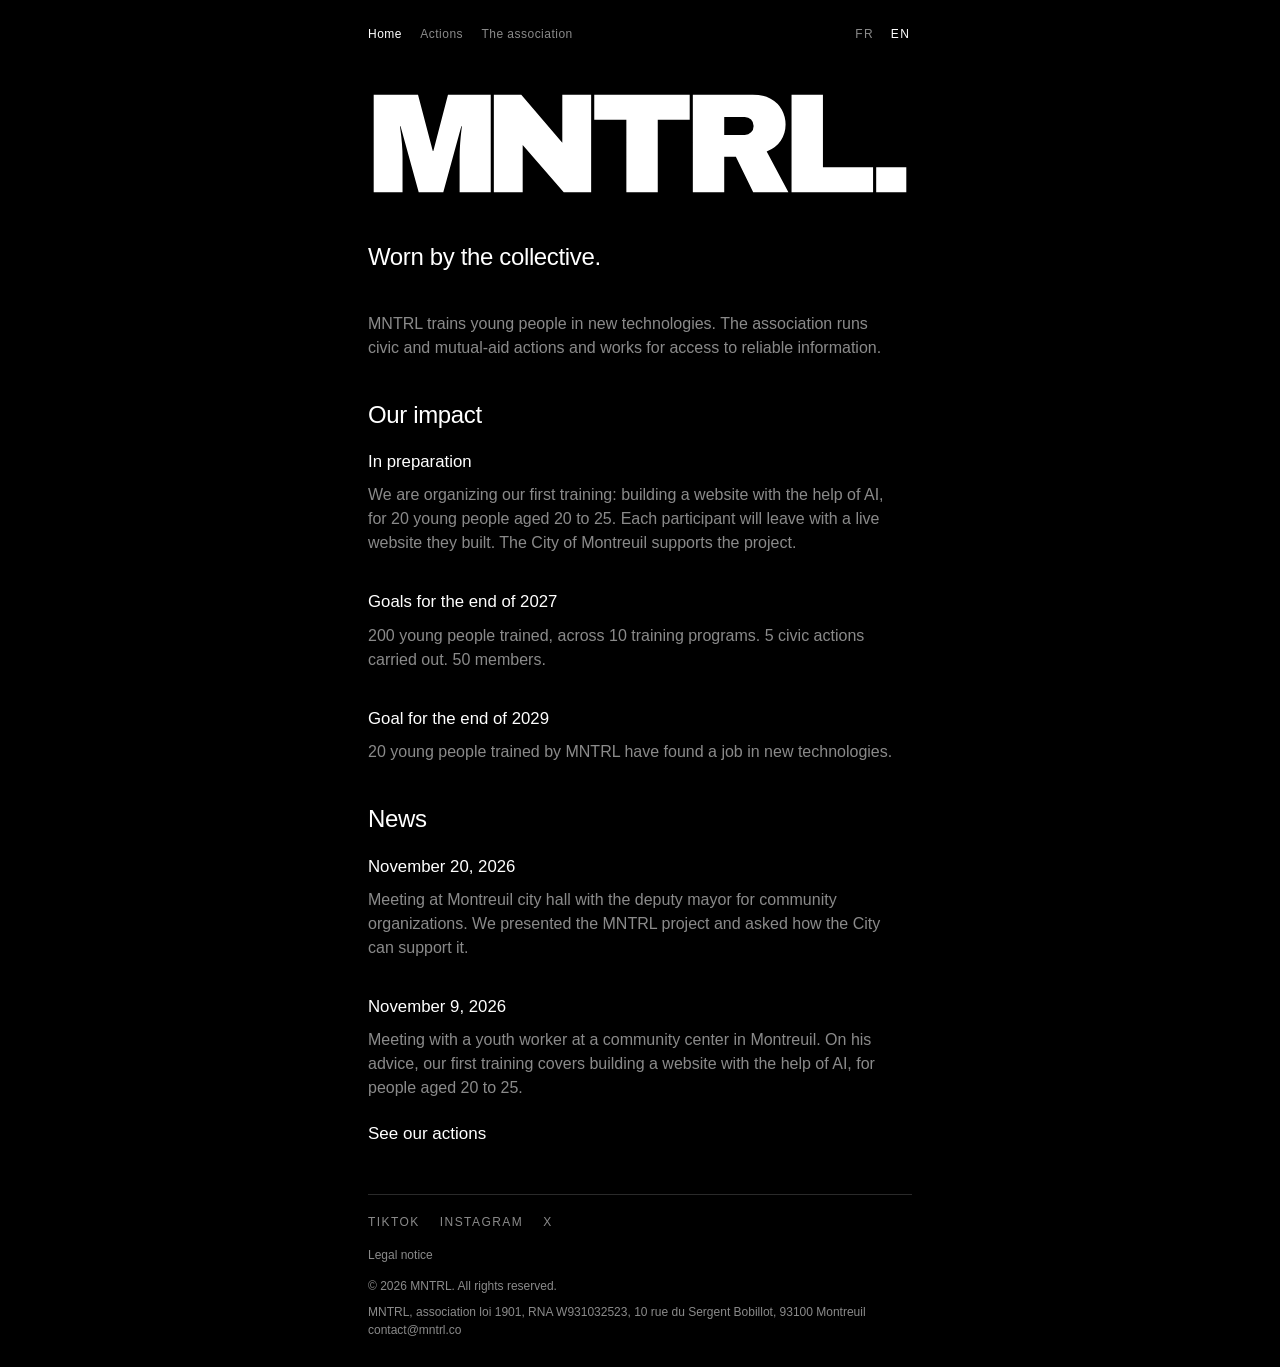
<file: index.html>
<!DOCTYPE html>
<html lang="fr">
<head>
  <meta charset="utf-8">
  <meta name="viewport" content="width=device-width, initial-scale=1">
  <title data-fr="Accueil · MNTRL" data-en="Home · MNTRL">Accueil · MNTRL</title>
  <meta name="description" content="MNTRL, association loi 1901&nbsp;: formations aux nouvelles technologies, actions de civisme et d'entraide, accès à une information fiable.">
  <meta property="og:title" content="MNTRL">
  <meta property="og:description" content="MNTRL, association loi 1901&nbsp;: formations aux nouvelles technologies, actions de civisme et d'entraide, accès à une information fiable.">
  <meta property="og:type" content="website">
  <meta property="og:url" content="https://mntrl.co/">
  <meta property="og:site_name" content="MNTRL">
  <meta property="og:locale" content="fr_FR">
  <meta property="og:locale:alternate" content="en_GB">
  <meta property="og:image" content="https://mntrl.co/og-image.png">
  <meta property="og:image:type" content="image/png">
  <meta property="og:image:width" content="1200">
  <meta property="og:image:height" content="630">
  <meta property="og:image:alt" content="MNTRL">
  <meta name="twitter:card" content="summary_large_image">
  <meta name="twitter:site" content="@mntrl_co">
  <link rel="canonical" href="https://mntrl.co/">
  <meta name="theme-color" content="#000000">
  <link rel="icon" href="favicon.png" type="image/png">
  <link rel="stylesheet" href="styles.css">
  <script>
    (function () {
      var saved = null;
      try { saved = localStorage.getItem("mntrl-lang"); } catch (e) {}
      var lang = saved;
      if (lang !== "fr" && lang !== "en") {
        var nav = (navigator.languages && navigator.languages[0]) || navigator.language || "fr";
        lang = String(nav).toLowerCase().indexOf("en") === 0 ? "en" : "fr";
      }
      document.documentElement.lang = lang;
      var title = document.querySelector("title");
      if (title) {
        var text = title.getAttribute("data-" + lang);
        if (text) document.title = text;
      }
    })();
  </script>
</head>
<body>
  <header class="top">
    <nav class="menu">
      <a href="index.html" aria-current="page"><span lang="fr">Accueil</span><span lang="en">Home</span></a>
      <a href="actions.html"><span lang="fr">Actions</span><span lang="en">Actions</span></a>
      <a href="association.html"><span lang="fr">L'association</span><span lang="en">The association</span></a>
    </nav>
    <div class="lang" role="group" aria-label="Language">
      <button type="button" data-lang="fr">FR</button>
      <button type="button" data-lang="en">EN</button>
    </div>
  </header>

  <div class="sheet">
    <main>
      <h1>
        <img src="logo.svg" alt="MNTRL">
      </h1>

      <p class="lede">
        <span lang="fr">Portée par le collectif.</span>
        <span lang="en">Worn by the collective.</span>
      </p>

      <p class="mission">
        <span lang="fr">MNTRL forme des jeunes aux nouvelles technologies. L'association mène des actions de civisme et d'entraide et agit pour l'accès à une information fiable.</span>
        <span lang="en">MNTRL trains young people in new technologies. The association runs civic and mutual-aid actions and works for access to reliable information.</span>
      </p>

      <section class="prose impact">
        <h2>
          <span lang="fr">Notre impact</span>
          <span lang="en">Our impact</span>
        </h2>
        <section>
          <h3>
            <span lang="fr">En préparation</span>
            <span lang="en">In preparation</span>
          </h3>
          <p>
            <span lang="fr">Nous organisons notre première formation&nbsp;: créer un site Internet avec l'aide de l'IA, pour 20 jeunes de 20 à 25 ans. Chaque participant repartira avec un site en ligne qu'il a construit. La Ville de Montreuil soutient le projet.</span>
            <span lang="en">We are organizing our first training: building a website with the help of AI, for 20 young people aged 20 to 25. Each participant will leave with a live website they built. The City of Montreuil supports the project.</span>
          </p>
        </section>
        <section>
          <h3>
            <span lang="fr">Objectifs fin 2027</span>
            <span lang="en">Goals for the end of 2027</span>
          </h3>
          <p>
            <span lang="fr">200 jeunes formés, sur 10 parcours de formation. 5 actions civiques menées. 50 adhérents.</span>
            <span lang="en">200 young people trained, across 10 training programs. 5 civic actions carried out. 50 members.</span>
          </p>
        </section>
        <section>
          <h3>
            <span lang="fr">Objectif fin 2029</span>
            <span lang="en">Goal for the end of 2029</span>
          </h3>
          <p>
            <span lang="fr">20 jeunes formés par MNTRL ont trouvé un emploi dans les nouvelles technologies.</span>
            <span lang="en">20 young people trained by MNTRL have found a job in new technologies.</span>
          </p>
        </section>
      </section>

      <section class="prose impact">
        <h2>
          <span lang="fr">Actualités</span>
          <span lang="en">News</span>
        </h2>
        <section>
          <h3>
            <span lang="fr">20 novembre 2026</span>
            <span lang="en">November 20, 2026</span>
          </h3>
          <p>
            <span lang="fr">Rendez-vous à la mairie de Montreuil avec l'adjoint à la vie associative. Nous avons présenté le projet MNTRL et demandé comment la Ville peut le soutenir.</span>
            <span lang="en">Meeting at Montreuil city hall with the deputy mayor for community organizations. We presented the MNTRL project and asked how the City can support it.</span>
          </p>
        </section>
        <section>
          <h3>
            <span lang="fr">9 novembre 2026</span>
            <span lang="en">November 9, 2026</span>
          </h3>
          <p>
            <span lang="fr">Rencontre avec un animateur jeunesse dans un centre social de Montreuil. Sur son conseil, notre première formation porte sur la création de site Internet avec l'aide de l'IA, pour les 20-25 ans.</span>
            <span lang="en">Meeting with a youth worker at a community center in Montreuil. On his advice, our first training covers building a website with the help of AI, for people aged 20 to 25.</span>
          </p>
        </section>
      </section>

      <p class="more"><a href="actions.html"><span lang="fr">Voir nos actions</span><span lang="en">See our actions</span></a></p>
    </main>

    <!-- Product photos go in section.pieces. Remove its hidden attribute when the first image is added. -->
    <section class="pieces" hidden></section>
  </div>

  <footer>
    <nav class="social">
      <a href="https://www.tiktok.com/@mntrl.co" rel="noopener noreferrer" target="_blank">TikTok</a>
      <a href="https://www.instagram.com/mntrl.co/" rel="noopener noreferrer" target="_blank">Instagram</a>
      <a href="https://x.com/mntrl_co" rel="noopener noreferrer" target="_blank">X</a>
    </nav>
    <p class="fineprint"><a href="mentions-legales.html"><span lang="fr">Mentions légales</span><span lang="en">Legal notice</span></a></p>
    <p class="legal">© <span data-year></span> MNTRL. <span lang="fr">Tous droits réservés.</span><span lang="en">All rights reserved.</span></p>
    <p class="notice">MNTRL, association loi 1901, RNA W931032523, 10 rue du Sergent Bobillot, 93100 Montreuil<br><a href="mailto:contact@mntrl.co">contact@mntrl.co</a></p>
  </footer>

  <script src="lang.js"></script>
</body>
</html>
</file>
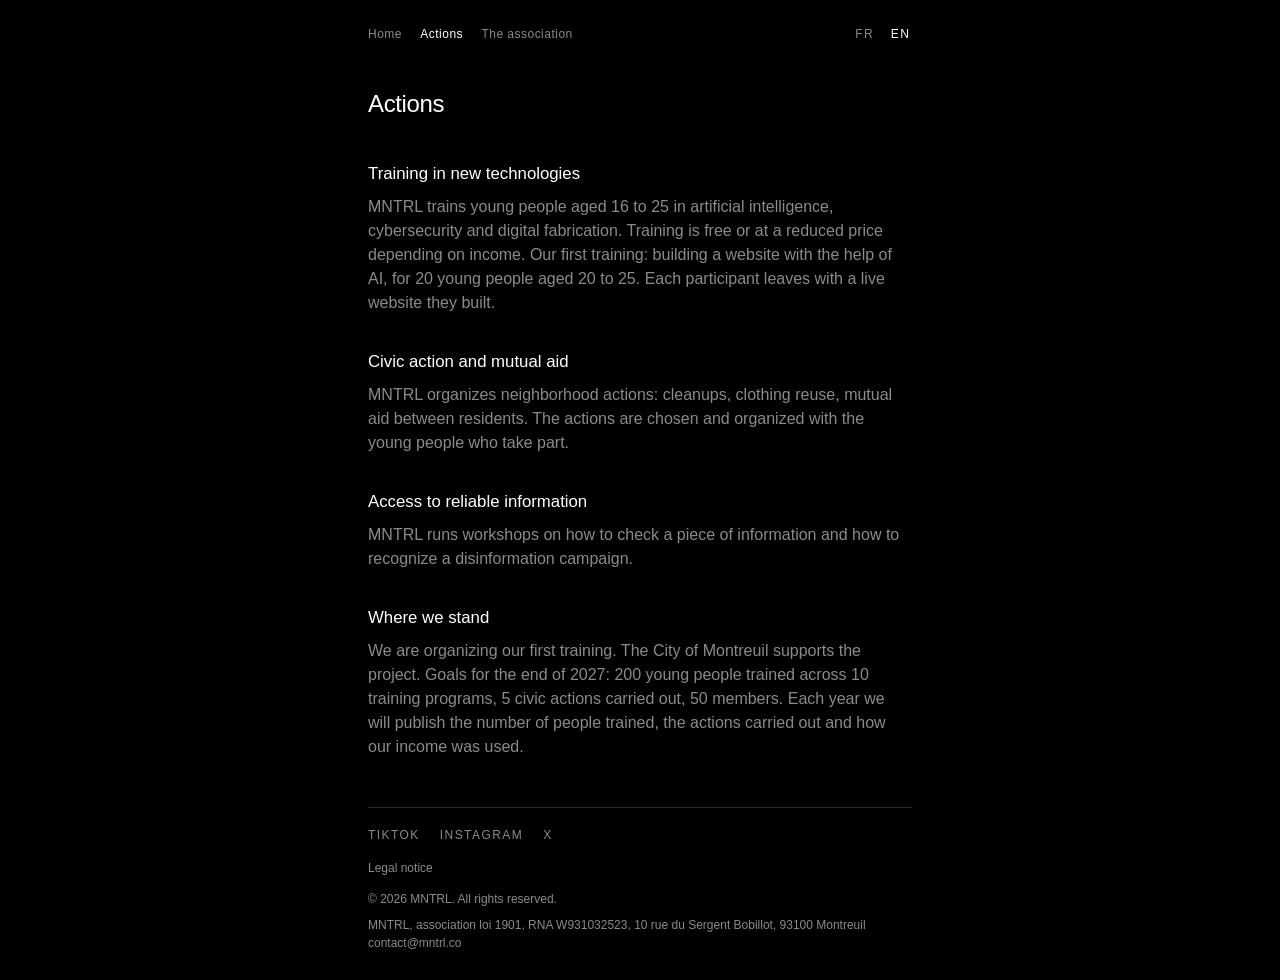
<file: actions.html>
<!DOCTYPE html>
<html lang="fr">
<head>
  <meta charset="utf-8">
  <meta name="viewport" content="width=device-width, initial-scale=1">
  <title data-fr="Actions · MNTRL" data-en="Actions · MNTRL">Actions · MNTRL</title>
  <meta name="description" content="Les actions de MNTRL&nbsp;: formations aux nouvelles technologies, civisme et entraide, accès à une information fiable.">
  <meta property="og:title" content="Actions">
  <meta property="og:description" content="Les actions de MNTRL&nbsp;: formations aux nouvelles technologies, civisme et entraide, accès à une information fiable.">
  <meta property="og:type" content="website">
  <meta property="og:url" content="https://mntrl.co/actions.html">
  <meta property="og:site_name" content="MNTRL">
  <meta property="og:locale" content="fr_FR">
  <meta property="og:locale:alternate" content="en_GB">
  <meta property="og:image" content="https://mntrl.co/og-image.png">
  <meta property="og:image:type" content="image/png">
  <meta property="og:image:width" content="1200">
  <meta property="og:image:height" content="630">
  <meta property="og:image:alt" content="MNTRL">
  <meta name="twitter:card" content="summary_large_image">
  <meta name="twitter:site" content="@mntrl_co">
  <link rel="canonical" href="https://mntrl.co/actions.html">
  <meta name="theme-color" content="#000000">
  <link rel="icon" href="favicon.png" type="image/png">
  <link rel="stylesheet" href="styles.css">
  <script>
    (function () {
      var saved = null;
      try { saved = localStorage.getItem("mntrl-lang"); } catch (e) {}
      var lang = saved;
      if (lang !== "fr" && lang !== "en") {
        var nav = (navigator.languages && navigator.languages[0]) || navigator.language || "fr";
        lang = String(nav).toLowerCase().indexOf("en") === 0 ? "en" : "fr";
      }
      document.documentElement.lang = lang;
      var title = document.querySelector("title");
      if (title) {
        var text = title.getAttribute("data-" + lang);
        if (text) document.title = text;
      }
    })();
  </script>
</head>
<body>
  <header class="top">
    <nav class="menu">
      <a href="index.html"><span lang="fr">Accueil</span><span lang="en">Home</span></a>
      <a href="actions.html" aria-current="page"><span lang="fr">Actions</span><span lang="en">Actions</span></a>
      <a href="association.html"><span lang="fr">L'association</span><span lang="en">The association</span></a>
    </nav>
    <div class="lang" role="group" aria-label="Language">
      <button type="button" data-lang="fr">FR</button>
      <button type="button" data-lang="en">EN</button>
    </div>
  </header>

  <div class="sheet">
    <main class="prose">
      <h1>
        <span lang="fr">Actions</span>
        <span lang="en">Actions</span>
      </h1>

      <section>
        <h2>
          <span lang="fr">Formations aux nouvelles technologies</span>
          <span lang="en">Training in new technologies</span>
        </h2>
        <p>
          <span lang="fr">MNTRL forme des jeunes de 16 à 25 ans à l'intelligence artificielle, à la cybersécurité et à la fabrication numérique. Les formations sont gratuites ou à prix réduit selon les revenus. Notre première formation&nbsp;: créer un site Internet avec l'aide de l'IA, pour 20 jeunes de 20 à 25 ans. Chaque participant repart avec un site en ligne qu'il a construit.</span>
          <span lang="en">MNTRL trains young people aged 16 to 25 in artificial intelligence, cybersecurity and digital fabrication. Training is free or at a reduced price depending on income. Our first training: building a website with the help of AI, for 20 young people aged 20 to 25. Each participant leaves with a live website they built.</span>
        </p>
      </section>

      <section>
        <h2>
          <span lang="fr">Civisme et entraide</span>
          <span lang="en">Civic action and mutual aid</span>
        </h2>
        <p>
          <span lang="fr">MNTRL organise des actions de quartier&nbsp;: nettoyages, réemploi de vêtements, entraide entre habitants. Les actions sont choisies et organisées avec les jeunes qui y participent.</span>
          <span lang="en">MNTRL organizes neighborhood actions: cleanups, clothing reuse, mutual aid between residents. The actions are chosen and organized with the young people who take part.</span>
        </p>
      </section>

      <section>
        <h2>
          <span lang="fr">Accès à une information fiable</span>
          <span lang="en">Access to reliable information</span>
        </h2>
        <p>
          <span lang="fr">MNTRL anime des ateliers pour apprendre à vérifier une information et à reconnaître une campagne de désinformation.</span>
          <span lang="en">MNTRL runs workshops on how to check a piece of information and how to recognize a disinformation campaign.</span>
        </p>
      </section>

      <section>
        <h2>
          <span lang="fr">Où nous en sommes</span>
          <span lang="en">Where we stand</span>
        </h2>
        <p>
          <span lang="fr">Nous organisons notre première formation. La Ville de Montreuil soutient le projet. Objectifs pour fin 2027&nbsp;: 200 jeunes formés sur 10 parcours de formation, 5 actions civiques menées, 50 adhérents. Nous publierons chaque année le nombre de personnes formées, les actions menées et l'usage de nos recettes.</span>
          <span lang="en">We are organizing our first training. The City of Montreuil supports the project. Goals for the end of 2027: 200 young people trained across 10 training programs, 5 civic actions carried out, 50 members. Each year we will publish the number of people trained, the actions carried out and how our income was used.</span>
        </p>
      </section>
    </main>
  </div>

  <footer>
    <nav class="social">
      <a href="https://www.tiktok.com/@mntrl.co" rel="noopener noreferrer" target="_blank">TikTok</a>
      <a href="https://www.instagram.com/mntrl.co/" rel="noopener noreferrer" target="_blank">Instagram</a>
      <a href="https://x.com/mntrl_co" rel="noopener noreferrer" target="_blank">X</a>
    </nav>
    <p class="fineprint"><a href="mentions-legales.html"><span lang="fr">Mentions légales</span><span lang="en">Legal notice</span></a></p>
    <p class="legal">© <span data-year></span> MNTRL. <span lang="fr">Tous droits réservés.</span><span lang="en">All rights reserved.</span></p>
    <p class="notice">MNTRL, association loi 1901, RNA W931032523, 10 rue du Sergent Bobillot, 93100 Montreuil<br><a href="mailto:contact@mntrl.co">contact@mntrl.co</a></p>
  </footer>

  <script src="lang.js"></script>
</body>
</html>
</file>
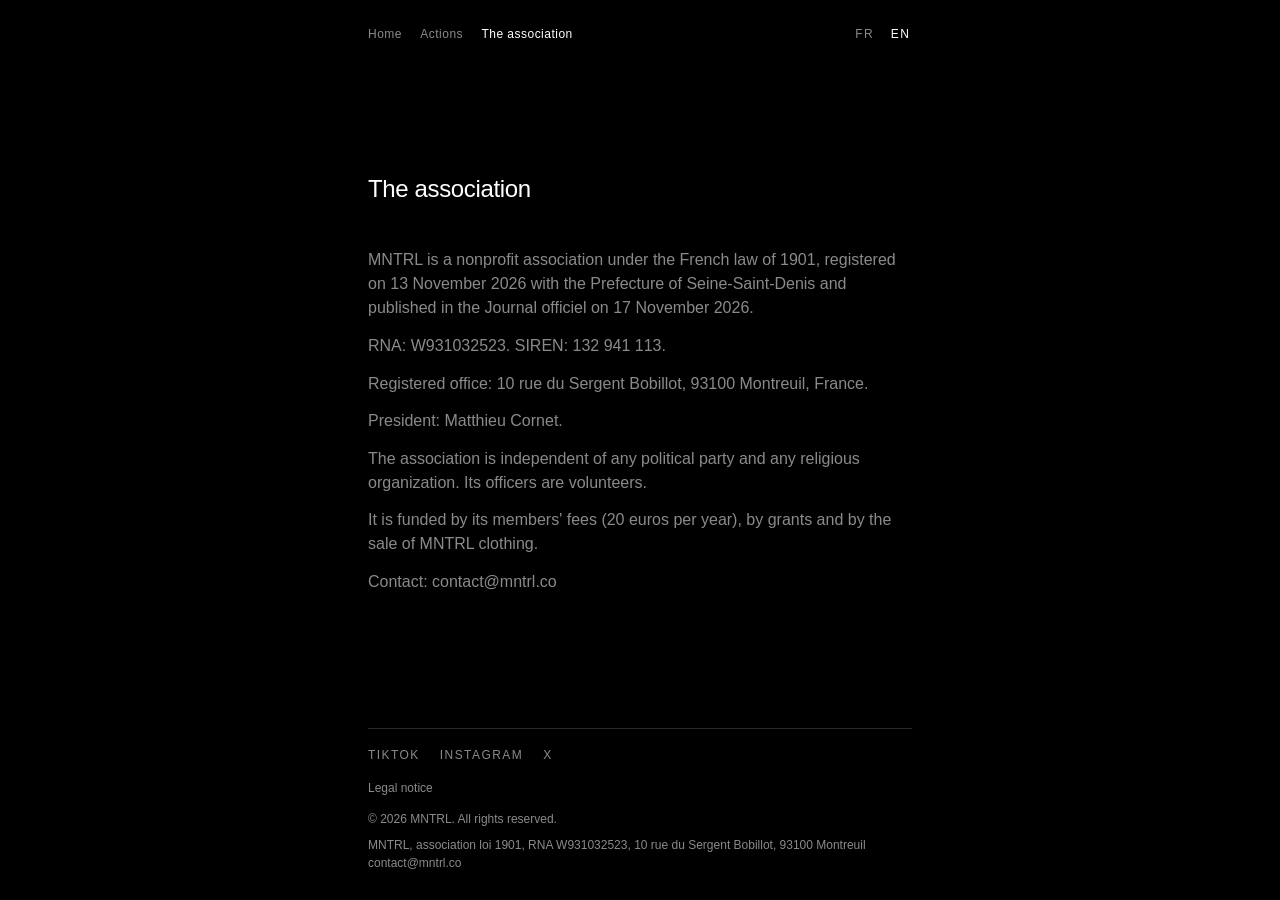
<file: association.html>
<!DOCTYPE html>
<html lang="fr">
<head>
  <meta charset="utf-8">
  <meta name="viewport" content="width=device-width, initial-scale=1">
  <title data-fr="L'association · MNTRL" data-en="The association · MNTRL">L'association · MNTRL</title>
  <meta name="description" content="MNTRL, association loi 1901&nbsp;: identité, fonctionnement et financement.">
  <meta property="og:title" content="L'association">
  <meta property="og:description" content="MNTRL, association loi 1901&nbsp;: identité, fonctionnement et financement.">
  <meta property="og:type" content="website">
  <meta property="og:url" content="https://mntrl.co/association.html">
  <meta property="og:site_name" content="MNTRL">
  <meta property="og:locale" content="fr_FR">
  <meta property="og:locale:alternate" content="en_GB">
  <meta property="og:image" content="https://mntrl.co/og-image.png">
  <meta property="og:image:type" content="image/png">
  <meta property="og:image:width" content="1200">
  <meta property="og:image:height" content="630">
  <meta property="og:image:alt" content="MNTRL">
  <meta name="twitter:card" content="summary_large_image">
  <meta name="twitter:site" content="@mntrl_co">
  <link rel="canonical" href="https://mntrl.co/association.html">
  <meta name="theme-color" content="#000000">
  <link rel="icon" href="favicon.png" type="image/png">
  <link rel="stylesheet" href="styles.css">
  <script>
    (function () {
      var saved = null;
      try { saved = localStorage.getItem("mntrl-lang"); } catch (e) {}
      var lang = saved;
      if (lang !== "fr" && lang !== "en") {
        var nav = (navigator.languages && navigator.languages[0]) || navigator.language || "fr";
        lang = String(nav).toLowerCase().indexOf("en") === 0 ? "en" : "fr";
      }
      document.documentElement.lang = lang;
      var title = document.querySelector("title");
      if (title) {
        var text = title.getAttribute("data-" + lang);
        if (text) document.title = text;
      }
    })();
  </script>
</head>
<body>
  <header class="top">
    <nav class="menu">
      <a href="index.html"><span lang="fr">Accueil</span><span lang="en">Home</span></a>
      <a href="actions.html"><span lang="fr">Actions</span><span lang="en">Actions</span></a>
      <a href="association.html" aria-current="page"><span lang="fr">L'association</span><span lang="en">The association</span></a>
    </nav>
    <div class="lang" role="group" aria-label="Language">
      <button type="button" data-lang="fr">FR</button>
      <button type="button" data-lang="en">EN</button>
    </div>
  </header>

  <div class="sheet">
    <main class="prose">
      <h1>
        <span lang="fr">L'association</span>
        <span lang="en">The association</span>
      </h1>
      <p>
        <span lang="fr">MNTRL est une association loi 1901, déclarée le 13 novembre 2026 à la préfecture de la Seine-Saint-Denis et publiée au Journal officiel le 17 novembre 2026.</span>
        <span lang="en">MNTRL is a nonprofit association under the French law of 1901, registered on 13 November 2026 with the Prefecture of Seine-Saint-Denis and published in the Journal officiel on 17 November 2026.</span>
      </p>
      <p>
        <span lang="fr">RNA&nbsp;: W931032523. SIREN&nbsp;: 132 941 113.</span>
        <span lang="en">RNA: W931032523. SIREN: 132 941 113.</span>
      </p>
      <p>
        <span lang="fr">Siège&nbsp;: 10 rue du Sergent Bobillot, 93100 Montreuil.</span>
        <span lang="en">Registered office: 10 rue du Sergent Bobillot, 93100 Montreuil, France.</span>
      </p>
      <p>
        <span lang="fr">Président&nbsp;: Matthieu Cornet.</span>
        <span lang="en">President: Matthieu Cornet.</span>
      </p>
      <p>
        <span lang="fr">L'association est indépendante de tout parti et de toute organisation religieuse. Ses dirigeants sont bénévoles.</span>
        <span lang="en">The association is independent of any political party and any religious organization. Its officers are volunteers.</span>
      </p>
      <p>
        <span lang="fr">Elle est financée par les cotisations de ses membres (20 euros par an), par des subventions et par la vente de vêtements MNTRL.</span>
        <span lang="en">It is funded by its members' fees (20 euros per year), by grants and by the sale of MNTRL clothing.</span>
      </p>
      <p>
        <span lang="fr">Contact&nbsp;: <a href="mailto:contact@mntrl.co">contact@mntrl.co</a></span>
        <span lang="en">Contact: <a href="mailto:contact@mntrl.co">contact@mntrl.co</a></span>
      </p>
    </main>
  </div>

  <footer>
    <nav class="social">
      <a href="https://www.tiktok.com/@mntrl.co" rel="noopener noreferrer" target="_blank">TikTok</a>
      <a href="https://www.instagram.com/mntrl.co/" rel="noopener noreferrer" target="_blank">Instagram</a>
      <a href="https://x.com/mntrl_co" rel="noopener noreferrer" target="_blank">X</a>
    </nav>
    <p class="fineprint"><a href="mentions-legales.html"><span lang="fr">Mentions légales</span><span lang="en">Legal notice</span></a></p>
    <p class="legal">© <span data-year></span> MNTRL. <span lang="fr">Tous droits réservés.</span><span lang="en">All rights reserved.</span></p>
    <p class="notice">MNTRL, association loi 1901, RNA W931032523, 10 rue du Sergent Bobillot, 93100 Montreuil<br><a href="mailto:contact@mntrl.co">contact@mntrl.co</a></p>
  </footer>

  <script src="lang.js"></script>
</body>
</html>
</file>
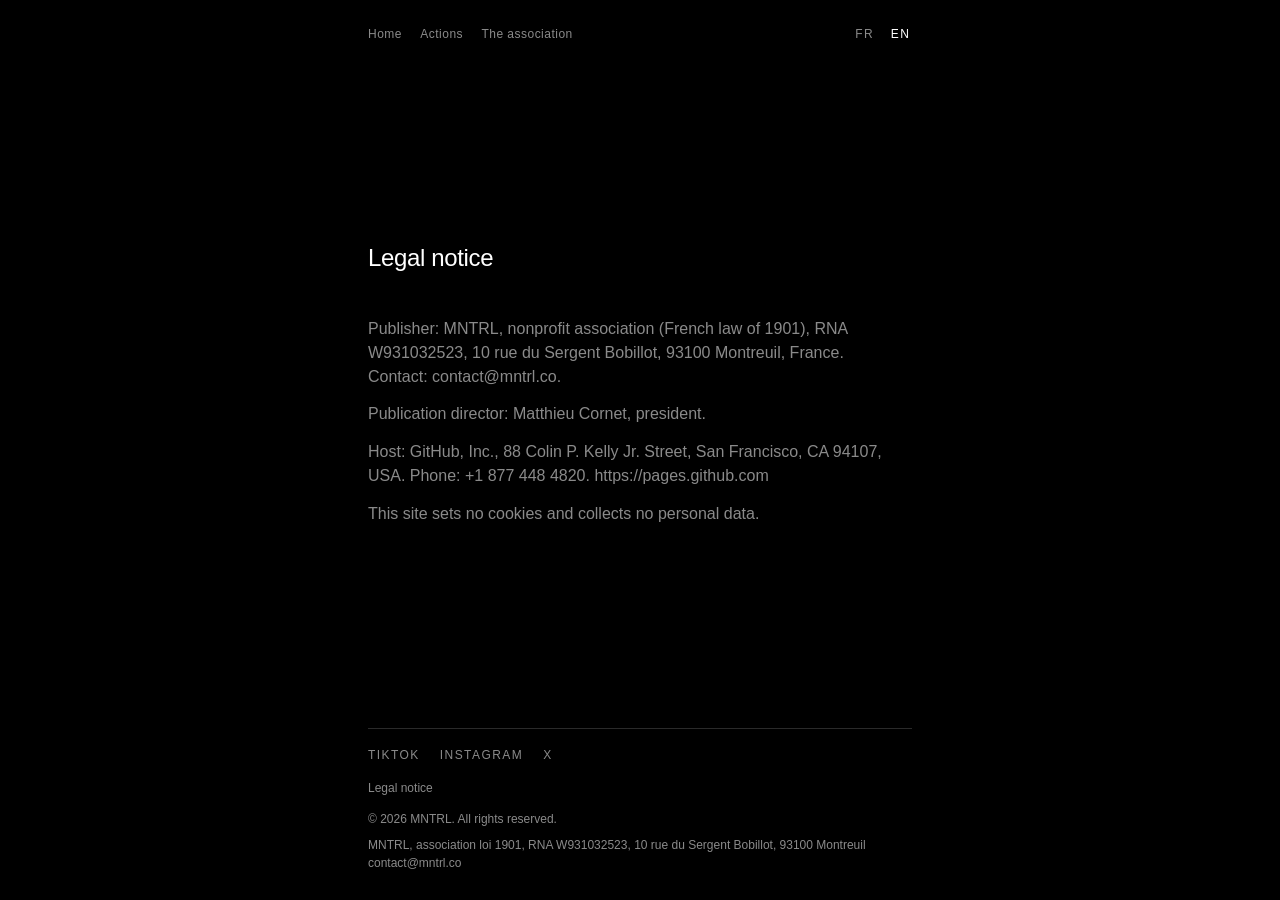
<file: mentions-legales.html>
<!DOCTYPE html>
<html lang="fr">
<head>
  <meta charset="utf-8">
  <meta name="viewport" content="width=device-width, initial-scale=1">
  <title data-fr="Mentions légales · MNTRL" data-en="Legal notice · MNTRL">Mentions légales · MNTRL</title>
  <meta name="description" content="Mentions légales du site mntrl.co.">
  <meta property="og:title" content="Mentions légales">
  <meta property="og:description" content="Mentions légales du site mntrl.co.">
  <meta property="og:type" content="website">
  <meta property="og:url" content="https://mntrl.co/mentions-legales.html">
  <meta property="og:site_name" content="MNTRL">
  <meta property="og:locale" content="fr_FR">
  <meta property="og:locale:alternate" content="en_GB">
  <meta property="og:image" content="https://mntrl.co/og-image.png">
  <meta property="og:image:type" content="image/png">
  <meta property="og:image:width" content="1200">
  <meta property="og:image:height" content="630">
  <meta property="og:image:alt" content="MNTRL">
  <meta name="twitter:card" content="summary_large_image">
  <meta name="twitter:site" content="@mntrl_co">
  <link rel="canonical" href="https://mntrl.co/mentions-legales.html">
  <meta name="theme-color" content="#000000">
  <link rel="icon" href="favicon.png" type="image/png">
  <link rel="stylesheet" href="styles.css">
  <script>
    (function () {
      var saved = null;
      try { saved = localStorage.getItem("mntrl-lang"); } catch (e) {}
      var lang = saved;
      if (lang !== "fr" && lang !== "en") {
        var nav = (navigator.languages && navigator.languages[0]) || navigator.language || "fr";
        lang = String(nav).toLowerCase().indexOf("en") === 0 ? "en" : "fr";
      }
      document.documentElement.lang = lang;
      var title = document.querySelector("title");
      if (title) {
        var text = title.getAttribute("data-" + lang);
        if (text) document.title = text;
      }
    })();
  </script>
</head>
<body>
  <header class="top">
    <nav class="menu">
      <a href="index.html"><span lang="fr">Accueil</span><span lang="en">Home</span></a>
      <a href="actions.html"><span lang="fr">Actions</span><span lang="en">Actions</span></a>
      <a href="association.html"><span lang="fr">L'association</span><span lang="en">The association</span></a>
    </nav>
    <div class="lang" role="group" aria-label="Language">
      <button type="button" data-lang="fr">FR</button>
      <button type="button" data-lang="en">EN</button>
    </div>
  </header>

  <div class="sheet">
    <main class="prose">
      <h1>
        <span lang="fr">Mentions légales</span>
        <span lang="en">Legal notice</span>
      </h1>
      <p>
        <span lang="fr">Éditeur&nbsp;: MNTRL, association loi 1901, RNA W931032523, 10 rue du Sergent Bobillot, 93100 Montreuil. Contact&nbsp;: <a href="mailto:contact@mntrl.co">contact@mntrl.co</a>.</span>
        <span lang="en">Publisher: MNTRL, nonprofit association (French law of 1901), RNA W931032523, 10 rue du Sergent Bobillot, 93100 Montreuil, France. Contact: <a href="mailto:contact@mntrl.co">contact@mntrl.co</a>.</span>
      </p>
      <p>
        <span lang="fr">Directeur de la publication&nbsp;: Matthieu Cornet, président.</span>
        <span lang="en">Publication director: Matthieu Cornet, president.</span>
      </p>
      <p>
        <span lang="fr">Hébergeur&nbsp;: GitHub, Inc., 88 Colin P. Kelly Jr. Street, San Francisco, CA 94107, États-Unis. Téléphone&nbsp;: +1 877 448 4820. <a href="https://pages.github.com">https://pages.github.com</a></span>
        <span lang="en">Host: GitHub, Inc., 88 Colin P. Kelly Jr. Street, San Francisco, CA 94107, USA. Phone: +1 877 448 4820. <a href="https://pages.github.com">https://pages.github.com</a></span>
      </p>
      <p>
        <span lang="fr">Ce site ne dépose aucun cookie et ne collecte aucune donnée personnelle.</span>
        <span lang="en">This site sets no cookies and collects no personal data.</span>
      </p>
    </main>
  </div>

  <footer>
    <nav class="social">
      <a href="https://www.tiktok.com/@mntrl.co" rel="noopener noreferrer" target="_blank">TikTok</a>
      <a href="https://www.instagram.com/mntrl.co/" rel="noopener noreferrer" target="_blank">Instagram</a>
      <a href="https://x.com/mntrl_co" rel="noopener noreferrer" target="_blank">X</a>
    </nav>
    <p class="fineprint"><a href="mentions-legales.html" aria-current="page"><span lang="fr">Mentions légales</span><span lang="en">Legal notice</span></a></p>
    <p class="legal">© <span data-year></span> MNTRL. <span lang="fr">Tous droits réservés.</span><span lang="en">All rights reserved.</span></p>
    <p class="notice">MNTRL, association loi 1901, RNA W931032523, 10 rue du Sergent Bobillot, 93100 Montreuil<br><a href="mailto:contact@mntrl.co">contact@mntrl.co</a></p>
  </footer>

  <script src="lang.js"></script>
</body>
</html>
</file>
<file: styles.css>
:root {
  color-scheme: dark;
  --bg: #000;
  --fg: #fff;
  --muted: #8a8a8a;
  --line: #2a2a2a;
}

*,
*::before,
*::after {
  box-sizing: border-box;
}

html {
  background: var(--bg);
}

body {
  display: flex;
  flex-direction: column;
  margin: 0;
  min-height: 100vh;
  background: var(--bg);
  color: var(--fg);
  font-family: "Helvetica Neue", Helvetica, Arial, sans-serif;
  font-size: 1.0625rem;
  line-height: 1.45;
  -webkit-font-smoothing: antialiased;
}

::selection {
  background: var(--fg);
  color: var(--bg);
}

html:not([lang="en"]) [lang="en"] {
  display: none;
}

html[lang="en"] [lang="fr"] {
  display: none;
}

.top {
  display: flex;
  flex-wrap: wrap;
  justify-content: space-between;
  align-items: baseline;
  gap: 0.75rem 1.5rem;
  width: min(100% - 3rem, 34rem);
  margin: 1.25rem auto 0;
}

.menu {
  display: flex;
  flex-wrap: wrap;
  gap: 0.35rem 1.15rem;
}

.menu a,
.fineprint a,
.more a,
.prose a {
  text-decoration: none;
}

.menu a {
  color: var(--muted);
  font-size: 0.75rem;
  letter-spacing: 0.04em;
}

.menu a[aria-current="page"],
.menu a:hover,
.fineprint a:hover,
.more a:hover,
.prose a:hover {
  color: var(--fg);
}

.menu a:focus-visible,
.fineprint a:focus-visible,
.more a:focus-visible,
.prose a:focus-visible {
  outline: 1px solid var(--fg);
  outline-offset: 3px;
}

.lang {
  display: flex;
  gap: 0.85rem;
  margin-left: auto;
}

.lang button {
  padding: 0.35rem 0.1rem;
  border: 0;
  background: none;
  color: var(--muted);
  font: inherit;
  font-size: 0.75rem;
  letter-spacing: 0.12em;
  cursor: pointer;
}

html[lang="fr"] .lang [data-lang="fr"],
html[lang="en"] .lang [data-lang="en"] {
  color: var(--fg);
}

.lang button:hover {
  color: var(--fg);
}

.lang button:focus-visible {
  outline: 1px solid var(--fg);
  outline-offset: 3px;
}

.sheet {
  width: min(100% - 3rem, 34rem);
  margin: auto;
  padding: 2.5rem 0 3rem;
}

main {
  margin: 0;
}

h1 {
  margin: 0 0 2.75rem;
}

h1 img {
  display: block;
  width: 100%;
  height: auto;
}

.lede {
  margin: 0;
  font-size: 1.5rem;
  font-weight: 500;
  line-height: 1.25;
  letter-spacing: -0.015em;
}

.mission {
  margin: 2.5rem 0 0;
  max-width: 60ch;
  color: var(--muted);
  font-size: 1rem;
  line-height: 1.5;
}

.more {
  margin: 1.35rem 0 0;
}

.more a {
  color: var(--fg);
}

.prose h1 {
  font-size: 1.5rem;
  font-weight: 500;
  letter-spacing: -0.015em;
  line-height: 1.25;
}

.prose h2 {
  margin: 2.25rem 0 0.65rem;
  font-size: 1.05rem;
  font-weight: 500;
  line-height: 1.3;
}

.impact > h2 {
  margin: 2.5rem 0 0;
  font-size: 1.5rem;
  font-weight: 500;
  letter-spacing: -0.015em;
  line-height: 1.25;
}

.prose h3 {
  margin: 2.25rem 0 0.65rem;
  font-size: 1.05rem;
  font-weight: 500;
  line-height: 1.3;
}

.impact > h2 + section h3 {
  margin-top: 1.35rem;
}

.prose p {
  margin: 0;
  max-width: 60ch;
  color: var(--muted);
  font-size: 1rem;
  line-height: 1.5;
}

.prose p + p {
  margin-top: 0.85rem;
}

.prose a {
  color: inherit;
}

.pieces:not([hidden]) {
  display: grid;
  grid-template-columns: repeat(auto-fill, minmax(10rem, 1fr));
  gap: 0.35rem;
  margin-top: 3.5rem;
}

.pieces img {
  display: block;
  width: 100%;
  aspect-ratio: 3 / 4;
  object-fit: cover;
}

footer {
  width: min(100% - 3rem, 34rem);
  margin: 0 auto;
  padding: 0 0 1.75rem;
}

.social {
  display: flex;
  gap: 1.25rem;
  padding-top: 1.15rem;
  border-top: 1px solid var(--line);
}

.social a {
  color: var(--muted);
  font-size: 0.75rem;
  letter-spacing: 0.12em;
  text-transform: uppercase;
  text-decoration: none;
}

.social a:hover {
  color: var(--fg);
}

.social a:focus-visible {
  outline: 1px solid var(--fg);
  outline-offset: 3px;
}

.legal,
.notice,
.fineprint {
  margin: 0.85rem 0 0;
  color: var(--muted);
  font-size: 0.75rem;
}

.fineprint {
  margin-top: 1rem;
}

.fineprint a {
  color: var(--muted);
}

.notice {
  margin-top: 0.45rem;
  line-height: 1.5;
}

.notice a {
  color: inherit;
  text-decoration: none;
}

.notice a:hover {
  color: var(--fg);
}

.notice a:focus-visible {
  outline: 1px solid var(--fg);
  outline-offset: 3px;
}

@media (max-width: 40rem) {
  .lede {
    font-size: 1.3rem;
  }
}
</file>
